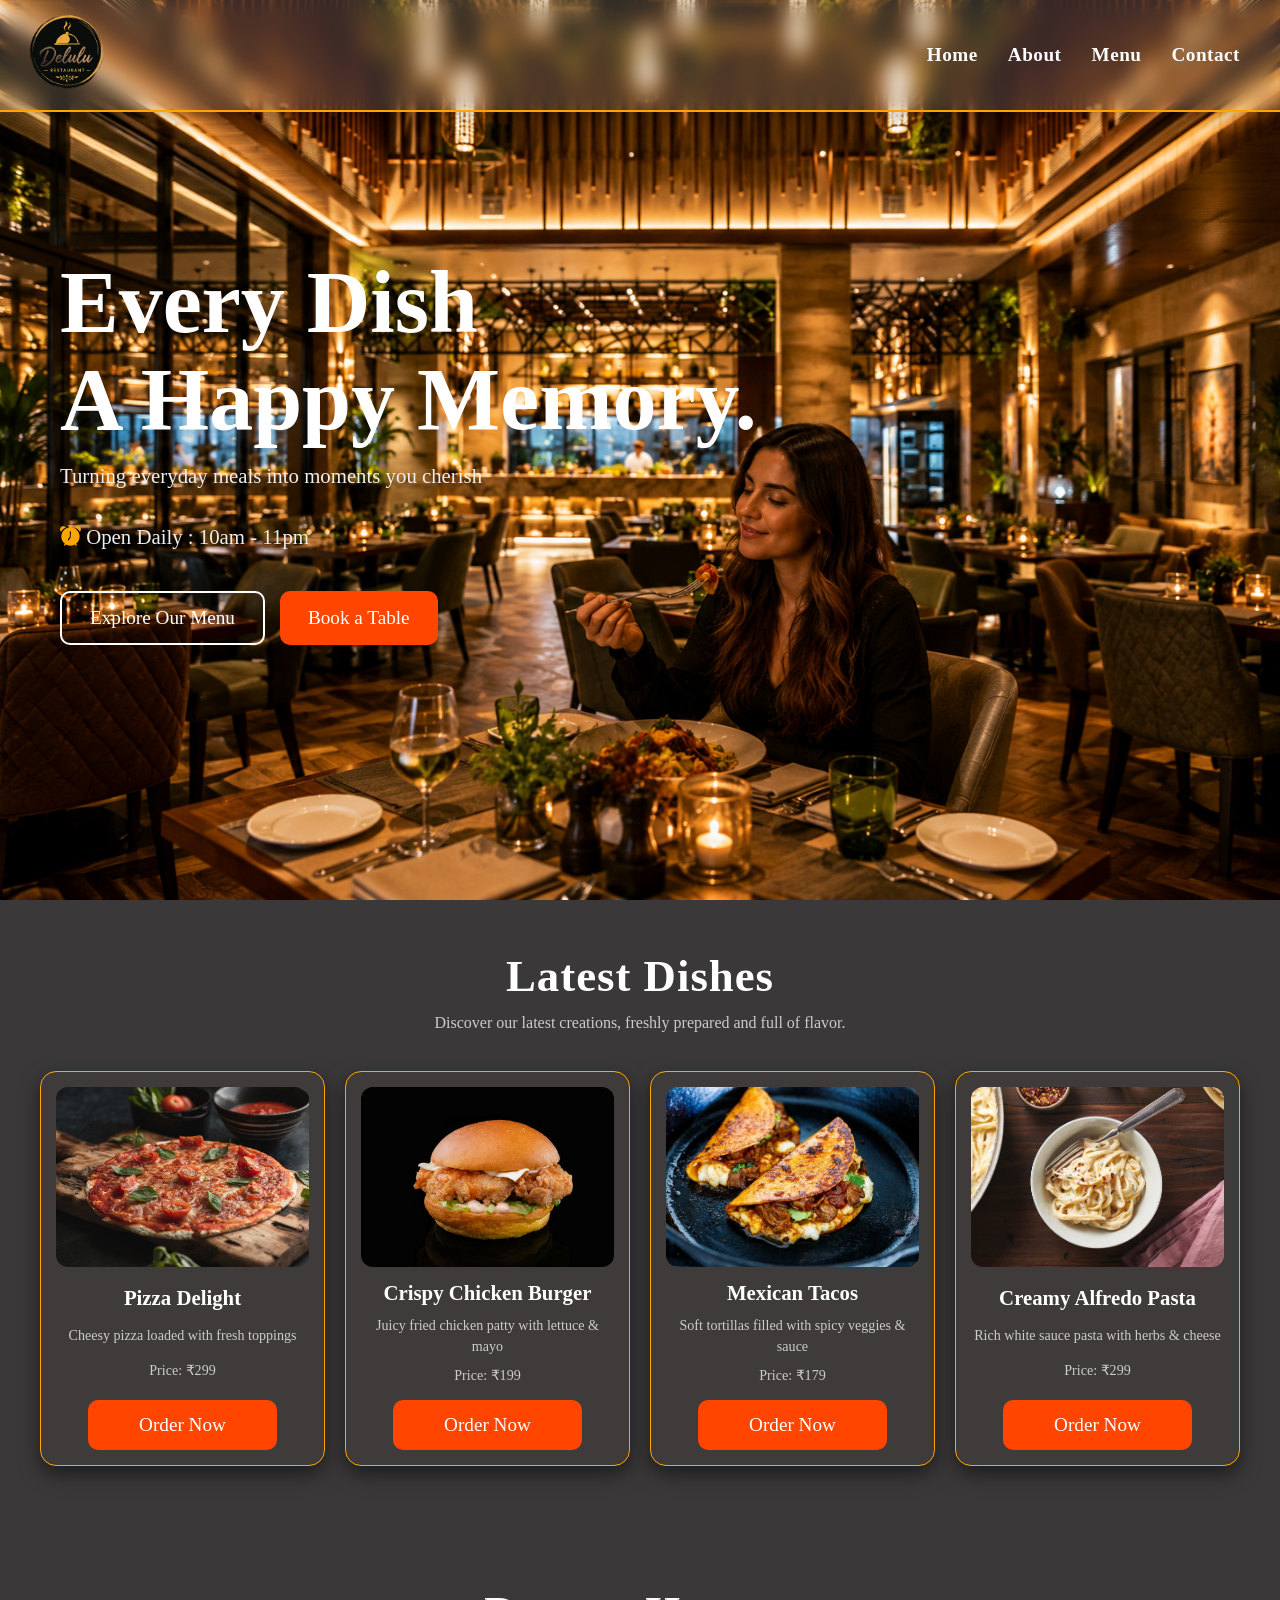
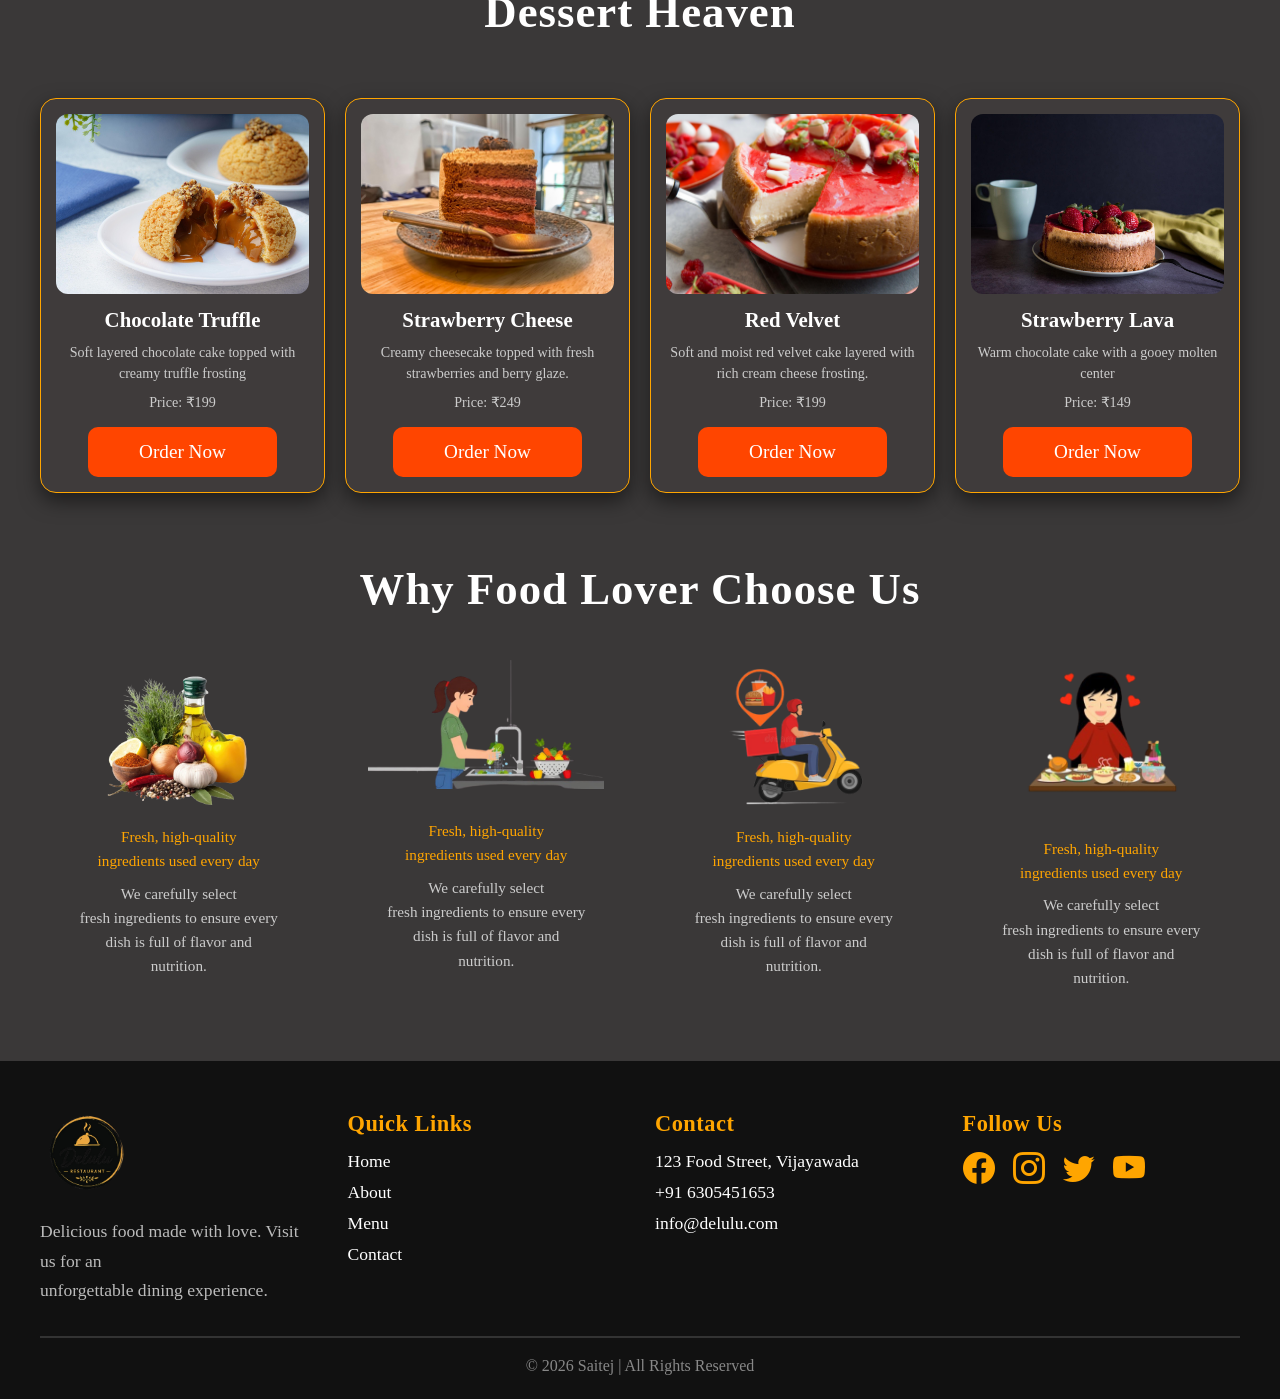
<file: index.html>
<!DOCTYPE html>
<html lang="en">
<head>
    <meta charset="UTF-8">
    <meta name="viewport" content="width=device-width, initial-scale=1.0">
    <title>Delulu Restraunt</title>
    <link rel="stylesheet" href="./css/index.css"/>
    <link rel="stylesheet" href="https://cdn.jsdelivr.net/npm/bootstrap-icons@1.13.1/font/bootstrap-icons.min.css">
</head>
<body style="background-color: rgb(58, 56, 56);">
     
 <!---------------------    Header part start    ---------------------------------------------------->

   <header>

    <div class="nav-cont">

        <img src="./images/logo.png" class="logo"/>

        <!-- HAMBURGER -->

        <input type="checkbox" id="menu-toggle">

        <label for="menu-toggle" class="namm-icon">
            <i class="bi bi-list"></i>
        </label>

        <!-- NAV LINKS -->

        <nav class="nav-butt">
            <a href="index.html">Home</a>
            <a href="about.html">About</a>
            <a href="menu.html">Menu</a>
            <a href="contact.html">Contact</a>
        </nav>

    </div>

</header>
<!---------------------    Header part end     ---------------------------------------------------->

<!---------------------    Main part Start     ---------------------------------------------------->
<main>
<div class="main">
  <h1 class="heading">Every Dish <br>
A Happy Memory...</h1>
<p style="font-family: 'Times New Roman', Times, serif;">Turning everyday meals into moments you cherish</p>
<br/>
<p style="font-family: 'Times New Roman', Times, serif;"> <i class="bi bi-alarm-fill time-icon"></i>  Open Daily : 10am - 11pm</p>
<br/>

<div>
<button class="button">Explore Our Menu</button>
<button class="button1">Book a Table</button>
</div>

</div>

</main>
<!---------------------    Main part end     ---------------------------------------------------->

<!---------------------    Food Section Start  ---------------------------------------------------->
<section >

<div class="text" >

<h1>Latest Dishes</h1>
<p>Discover our latest creations, freshly prepared and full of flavor.</p>
</div>


<div class="latest">

    <div class="box">
        <img src="./images/pizza1.avif" class="food"/>
        <h1>Pizza Delight</h1>
        <p>Cheesy pizza loaded with fresh toppings</p>
        <p>Price: ₹299</p>
        <button class="button2">Order Now</button>
    </div>

    <div class="box">
        <img src="./images/burger2.avif" class="food"/>
        <h1>Crispy Chicken Burger</h1>
        <p>Juicy fried chicken patty with lettuce & mayo</p>
        <p>Price: ₹199</p>
        <button class="button2">Order Now</button>
    </div>

    <div class="box">
        <img src="./images/mexiaca3.webp" class="food"/>
        <h1>Mexican Tacos</h1>
        <p>Soft tortillas filled with spicy veggies & sauce</p>
        <p>Price: ₹179</p>
        <button class="button2">Order Now</button>
    </div>

    <div class="box">
        <img src="./images/pasta4.jpg" class="food"/>
        <h1>Creamy Alfredo Pasta</h1>
        <p>Rich white sauce pasta with herbs & cheese</p>
        <p>Price: ₹299</p>
        <button class="button2">Order Now</button>
    </div>

</div>

</section>

<!---------------------    Food Section End ---------------------------------------------------->

<!---------------------    Desert Section Start  ---------------------------------------------------->
<section>

    <div class="text2" >

<h1 class="text2">Dessert Heaven</h1>
</div>


<div class="latest2">

    <div class="box2">
        <img src="./images/desert 2.jpeg" class="food2"/>
        <h1>Chocolate Truffle</h1>
        <p>Soft layered chocolate cake topped with creamy truffle frosting</p>
        <p>Price: ₹199</p>
        <button class="button3">Order Now</button>
    </div>

    <div class="box2">
        <img src="./images/desert 3.jpeg" class="food2"/>
        <h1>Strawberry Cheese</h1>
        <p>Creamy cheesecake topped with fresh strawberries and berry glaze.</p>
        <p>Price: ₹249</p>
        <button class="button3">Order Now</button>
    </div>

    <div class="box2">
        <img src="./images/desert 5.jpeg" class="food2"/>
        <h1>Red Velvet</h1>
        <p>Soft and moist red velvet cake layered with rich cream cheese frosting.</p>
        <p>Price: ₹199</p>
        <button class="button3">Order Now</button>
    </div>

    <div class="box2">
        <img src="./images/desert 4.jpeg" class="food2"/>
        <h1>Strawberry Lava</h1>
        <p>Warm chocolate cake with a gooey molten center</p>
        <p>Price: ₹149</p>
        <button class="button3">Order Now</button>
    </div>

</div>


</section>

<!---------------------    Desert Section End  ---------------------------------------------------->


<!---------------------    Choose Section Start  ---------------------------------------------------->

<section>

   <div class="text3">
    <h1>
        <i class="bi bi-leaf leaf-icon"></i>
        Why Food Lover Choose Us
        <i class="bi bi-leaf leaf-icon"></i>
    </h1>
</div>

<div class="latest3">

    <div class="card">
                <img src="./images/fresh-1.png" class="image"/>
                <br/>
                <p style="color: orange;">Fresh, high-quality <br/>ingredients used every day</p>
                <p>We carefully select <br/>fresh ingredients to ensure every <br/>dish is full of flavor and <br/>nutrition.</p>
            </div>

            <div class="card">
                <img src="./images/fresh22.png" class="image-1"/>
                <br/>
                <br/>
                <p style="color: orange;">Fresh, high-quality <br/>ingredients used every day</p>
                <p>We carefully select <br/>fresh ingredients to ensure every <br/>dish is full of flavor and <br/>nutrition.</p>
            </div>

            <div class="card">
                <img src="./images/fresh3.png" class="image"/>
                <br/>
                <p style="color: orange;">Fresh, high-quality <br/>ingredients used every day</p>
                <p>We carefully select <br/>fresh ingredients to ensure every <br/>dish is full of flavor and <br/>nutrition.</p>
            </div>

            <div class="card">
                <img src="./images/fresh4.png" class="image"/>
                <p style="color: orange;">Fresh, high-quality <br/>ingredients used every day</p>
                <p>We carefully select <br/>fresh ingredients to ensure every <br/>dish is full of flavor and <br/>nutrition.</p>
            </div>

        
    </div>

</div>


</section>

<!---------------------    Choose Section End  ---------------------------------------------------->


<!-------------------------Footer part start  --------------------------------------------->

<footer class="footerbox">

  <div class="footercont">
   <div class="footerpara">
    <img src="./images/logo.png" class="logo2">
    <p>Delicious food made with love. Visit us for an <br>
        unforgettable dining experience.</p>
   </div>
           
    <div class="nav-button2">
        <h3><span style="color: orange;">Quick Links</span></h3>

        <nav class="nav22">
        <a  href="index.html" style="color: white;">Home </a>
        <a href="about.html" style="color: white;">About </a>
        <a href="menu.html" style="color: white;">Menu </a>
        <a href="contact.html" style="color: white;">Contact </a>
        </nav>
    </div>



    <div class="nav-button3">
        <h3 style="color: orange;">Contact</h3>

        <nav class="nav33">
        <a  href="#" style="color: white;"> 123 Food Street, Vijayawada</a>
        <a href="#" style="color: white;">+91 6305451653 </a>
        <a href="#" style="color: white;">info@delulu.com </a>
        </nav>
    </div>

    <div class="nav-button4">
            <h3 style="color: orange;">Follow Us</h3>
            <div class="socialmedia">
               <a href="#"><i class="bi bi-facebook"></i></a>
               <a href="#"><i class="bi bi-instagram"></i></a>
               <a href="#"><i class="bi bi-twitter"></i></a>
               <a href="#"><i class="bi bi-youtube"></i></a>
            </div>
        </div>
    </div>
            <hr class="line3">

       <p class="bottom"> © 2026 Saitej | All Rights Reserved</p>

    </div>
    
</footer>


<!-------------------------Footer part end  --------------------------------------------->
    
</body>
</html>
</file>
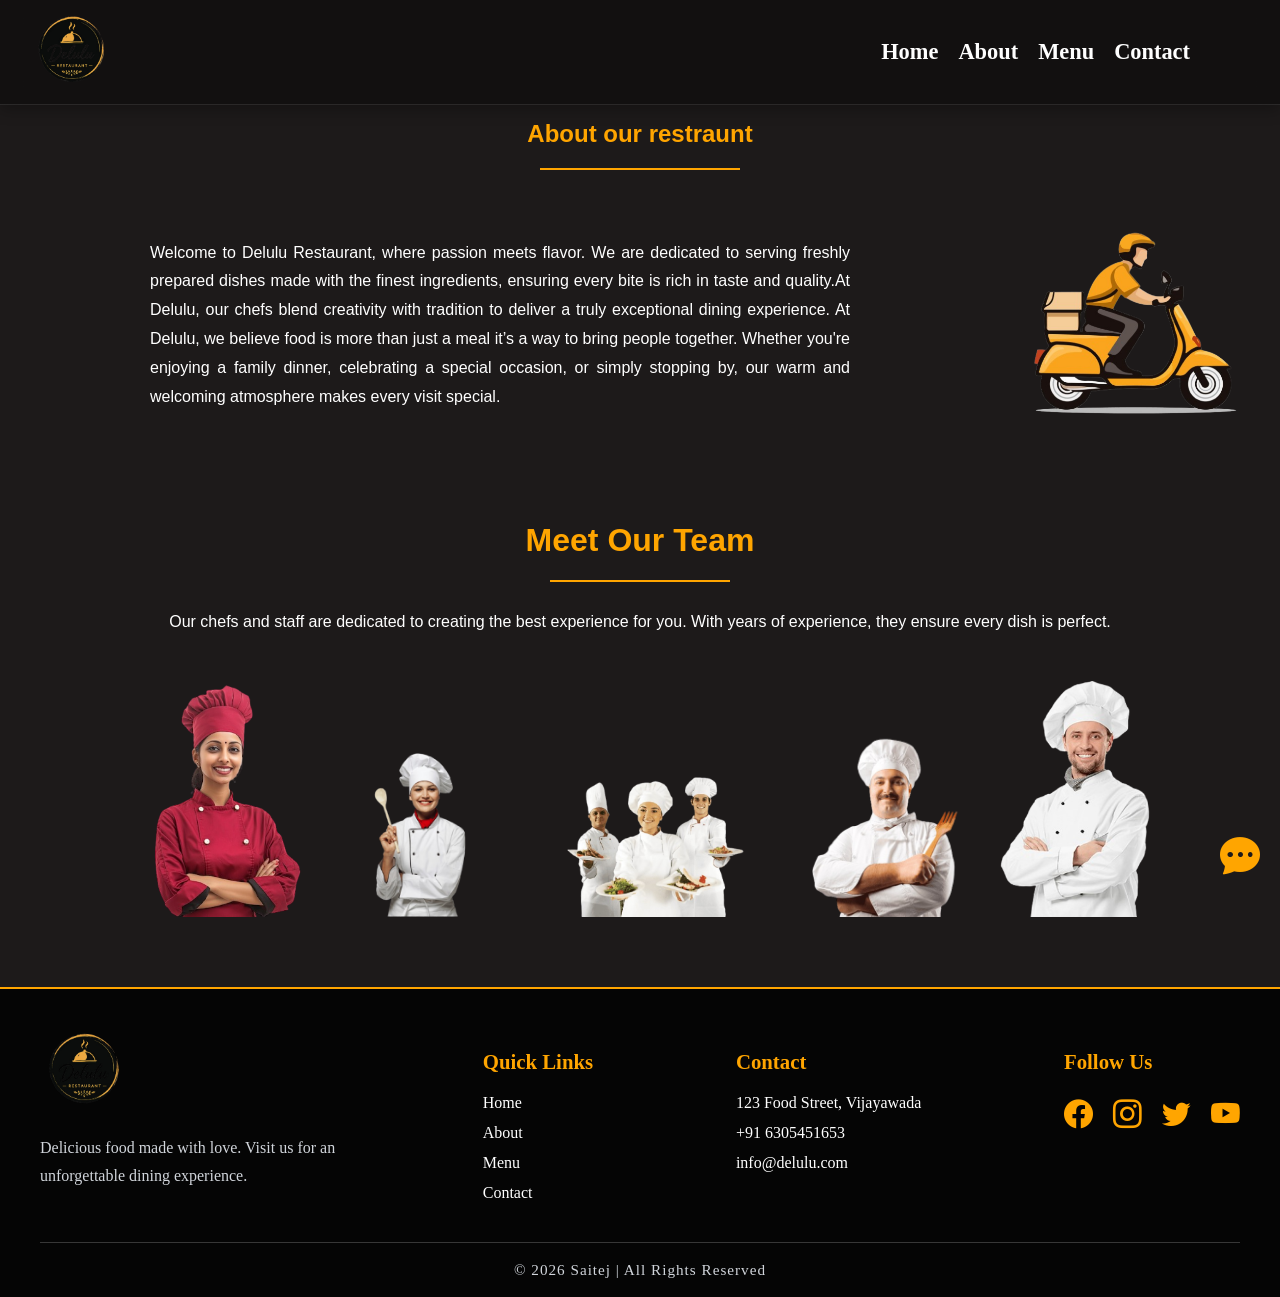
<file: about.html>
<!DOCTYPE html>
<html lang="en">

<head>

<meta charset="UTF-8">

<meta name="viewport" content="width=device-width, initial-scale=1.0">

<title>Delulu Restraunt</title>

<link rel="stylesheet" href="./css/about.css"/>

<link rel="stylesheet" href="https://cdn.jsdelivr.net/npm/bootstrap-icons@1.13.1/font/bootstrap-icons.min.css">

</head>

<body style="background-color:rgb(29,26,26);">

<!--------------------- Header Part Start --------------------->

<header class="headerbox">

<div class="nav-cont">

<img src="./images/logo.png" class="logo"/>

<input type="checkbox" id="menu-toggle">

<label for="menu-toggle" class="menu-icon">

<i class="bi bi-list"></i>

</label>

<nav class="nav-butt">

<a href="index.html">Home</a>

<a href="about.html">About</a>

<a href="menu.html">Menu</a>

<a href="contact.html">Contact</a>

</nav>

</div>

</header>

<!--------------------- Header Part End --------------------->

<!--------------------- Section Part Start --------------------->

<section>

<div class="our">

<h1>About our restraunt</h1>

<hr class="line">

</div>

<div class="section-parent">

<div class="paragraph">

<p>

Welcome to Delulu Restaurant, where passion meets flavor.
We are dedicated to serving freshly prepared dishes made
with the finest ingredients, ensuring every bite is rich
in taste and quality.At Delulu, our chefs blend creativity
with tradition to deliver a truly exceptional dining experience.
At Delulu, we believe food is more than just a meal it’s a way
to bring people together. Whether you're enjoying a family dinner,
celebrating a special occasion, or simply stopping by, our warm and
welcoming atmosphere makes every visit special.

</p>

</div>

<div>

<img src="./images/Delivery.jpeg" class="delivery"/>

</div>

</div>

</section>

<!--------------------- Section Part End --------------------->

<!--------------------- Main Part Start --------------------->

<main>

<div class="Team">

<h1>Meet Our Team</h1>

<hr class="line2">

</div>

<br>

<div class="Teamatter">

<p>

Our chefs and staff are dedicated to creating the best experience
for you. With years of experience, they ensure every dish is perfect.

</p>

</div>

<div class="image1">

<img src="./images/chef1.png" class="photo1">

<img src="./images/chef2.png" class="photo2">

<img src="./images/chef3.png" class="photo3">

<img src="./images/chef4.png" class="photo4">

<img src="./images/chef5.png" class="photo5">

</div>

</main>

<!--------------------- Main Part End --------------------->

<!--------------------- Footer Part Start --------------------->

<footer class="footerbox">

<div class="footercont">

<div class="footerpara">

<img src="./images/logo.png" class="logo2">

<p>

Delicious food made with love. Visit us for an
unforgettable dining experience.

</p>

</div>

<div class="nav-button2">

<h3><span style="color:orange;">Quick Links</span></h3>

<nav class="nav22">

<a href="index.html" style="color:white;">Home</a>

<a href="about.html" style="color:white;">About</a>

<a href="menu.html" style="color:white;">Menu</a>

<a href="contact.html" style="color:white;">Contact</a>

</nav>

</div>

<div class="nav-button3">

<h3 style="color:orange;">Contact</h3>

<nav class="nav33">

<a href="#" style="color:white;">123 Food Street, Vijayawada</a>

<a href="#" style="color:white;">+91 6305451653</a>

<a href="#" style="color:white;">info@delulu.com</a>

</nav>

</div>

<div class="nav-button4">

<h3 style="color:orange;">Follow Us</h3>

<div class="socialmedia">

<a href="#"><i class="bi bi-facebook"></i></a>

<a href="#"><i class="bi bi-instagram"></i></a>

<a href="#"><i class="bi bi-twitter"></i></a>

<a href="#"><i class="bi bi-youtube"></i></a>

</div>

</div>

</div>

<hr class="line3">

<p class="bottom">

© 2026 Saitej | All Rights Reserved

</p>

</footer>

<!--------------------- Footer Part End --------------------->

<div class="fix">

<i class="bi bi-chat-dots-fill"></i>

</div>

</body>

</html>
</file>
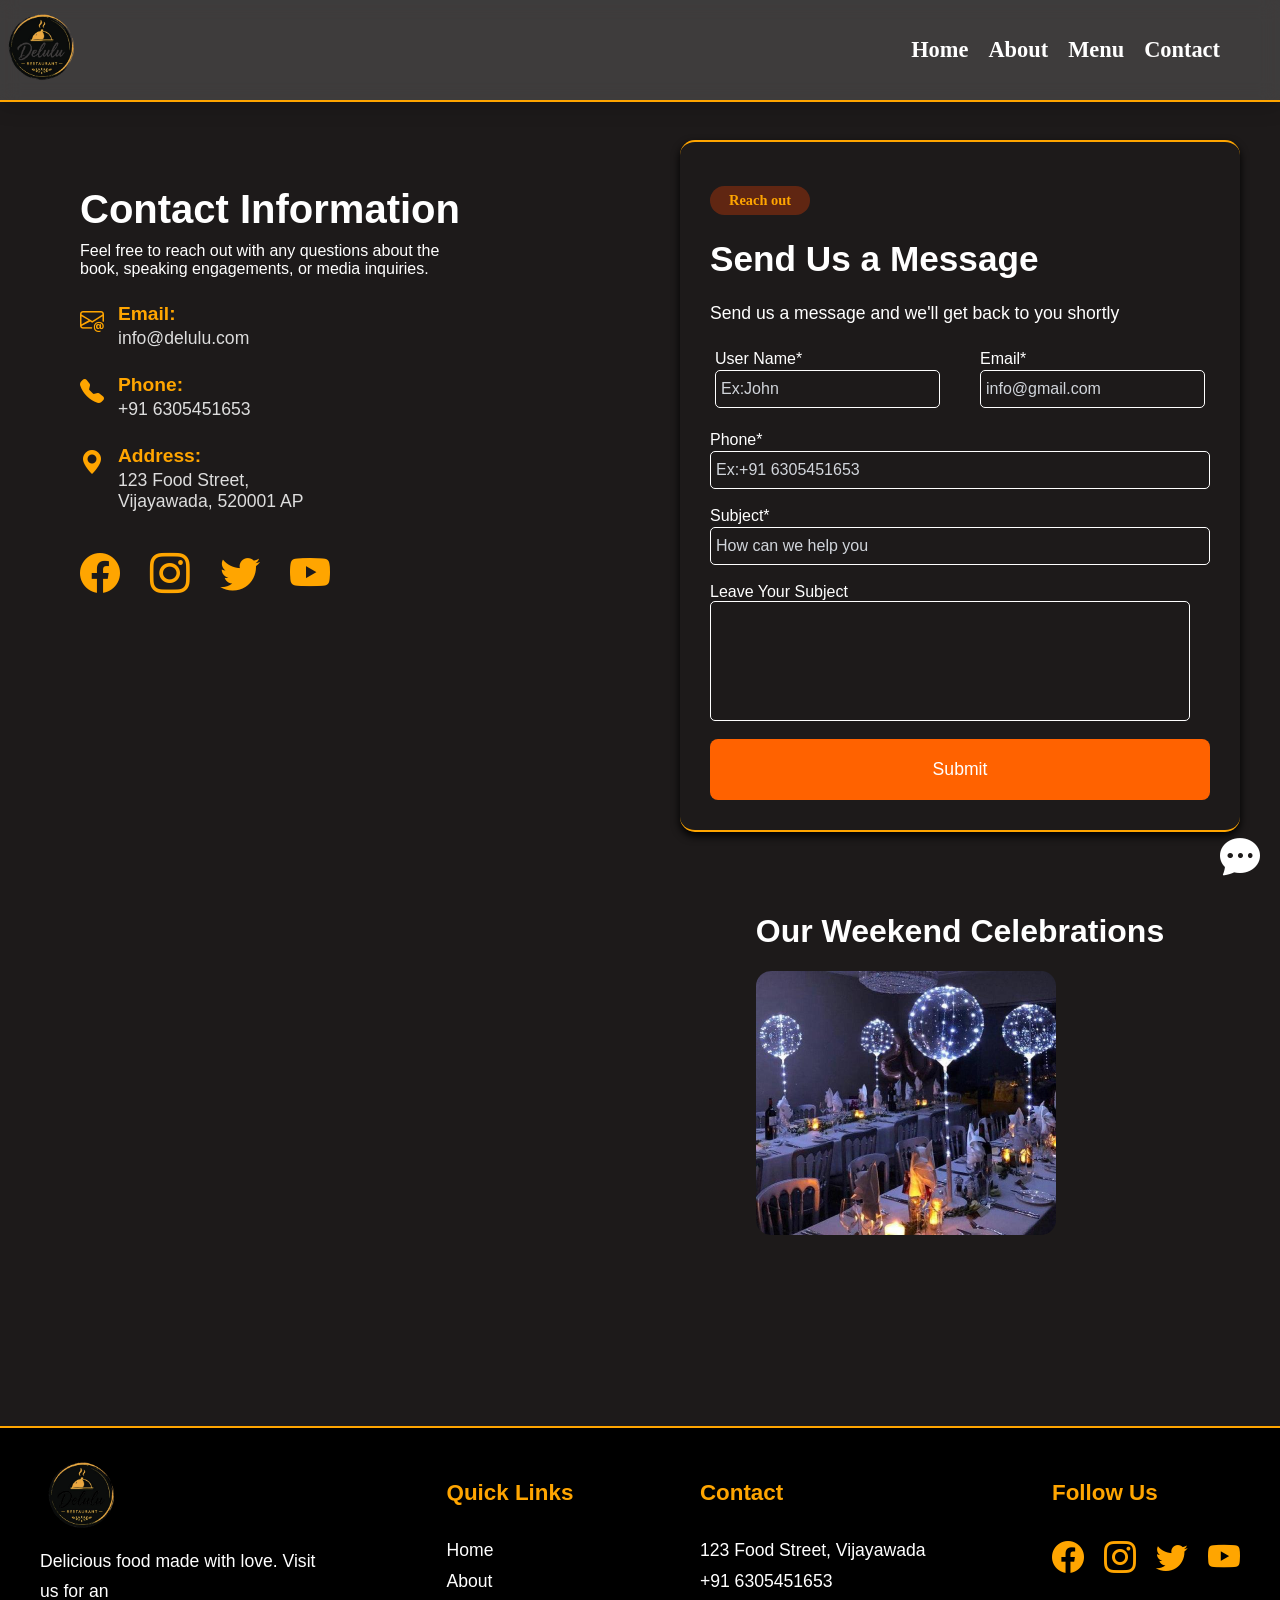
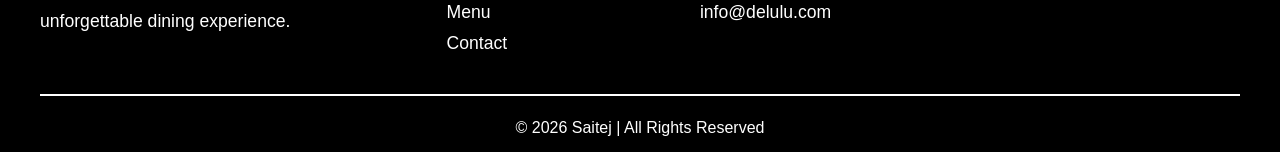
<file: contact.html>
<!DOCTYPE html>
<html lang="en">
<head>
    <meta charset="UTF-8">
    <meta name="viewport" content="width=device-width, initial-scale=1.0">
    <title>Delulu Restraunt</title>
    <link rel="stylesheet" href="./css/contact.css">
    <link rel="stylesheet" href="https://cdn.jsdelivr.net/npm/bootstrap-icons@1.13.1/font/bootstrap-icons.min.css">

</head>
<body style="background-color: rgb(29, 26, 26);">
 <!---------------------    Header part start    ---------------------------------------------------->


   <header class="header">
    
<div class="nav-cont">
  <img src="./images/logo.png" class="logo"/>

  <nav class="nav-butt">
    <a href="index.html">Home </a>
    <a href="about.html">About </a>
    <a href="menu.html">Menu </a>
    <a href="contact.html">Contact </a>
  </nav>

  <div class="menu-icon">
            <i class="bi bi-list"></i>
        </div>

</div>

   </header> 

<!---------------------    Header part End    ---------------------------------------------------->

<!---------------------    Section part start     ---------------------------------------------------->

<div class="twosections">


   <div class="contact1">
    <h1>Contact Information</h1>

   <div class="contact2">

    <p>Feel free to reach out with any questions about the <br>
       book, speaking engagements, or media inquiries.</p>
    
    <div class="contact3">
  <i class="bi bi-envelope-at"></i>

  <div class="edit">
    <span class="label">Email:</span>
    <span class="value">info@delulu.com</span>
  </div>
</div>

<div class="contact3">
  <i class="bi bi-telephone-fill"></i>

  <div class="edit">
    <span class="label">Phone:</span>
    <span class="value">+91 6305451653</span>
  </div>
</div>

<div class="contact3">
  <i class="bi bi-geo-alt-fill"></i>

  <div class="edit">
    <span class="label">Address:</span>
    <span class="value">
      123 Food Street,<br>
      Vijayawada, 520001 AP
    </span>
  </div>
</div>
</div>


<!----------Social Media Links---------->

<div class="sociallinks">
  <a href="#"><i style="color: orange;" class="bi bi-facebook"></i></a>
  <a href="#"><i style="color: orange;" class="bi bi-instagram"></i></a>
  <a href="#"><i style="color: orange;" class="bi bi-twitter"></i></a>
  <a href="#"><i style="color: orange;" class="bi bi-youtube"></i></a>
</div>
   </div>


<!---------------------    Form part     ---------------------------------------------------->

  <div class="container">
 
    <div class="top1">
    <h3 class="reach">Reach out</h3>
    <h1>Send Us a Message</h1>
    <p>Send us a message and we'll get back to you shortly </p>
    <br/>
    </div>
    
    <div class="box">
    <form>

    <div class="style1">
    <div>
    <label class="UserName" >User Name*</label> <br/>
    <input type="text" class="boxes" placeholder="Ex:John"/>
    </div>

    <div>
    <label class="Email">Email*</label> <br/>
    <input type="text" class="boxes" placeholder="info@gmail.com">
    </div>

    </div>

    <br>

   <div class="style2">
    <label class="Phone" >Phone*</label><br>
    <input type="tel" class="boxes" placeholder="Ex:+91 6305451653"/>
   </div>

   <br>

   <div class="style3">
    <label class="Subject" >Subject*</label><br>
    <input type="text" class="boxes" placeholder="How can we help you"/>
   </div>

   <br>

   <div class="style4">
    <label class="Subject" > Leave Your Subject</label><br>
    <input type="text" class="box2"/>
   </div>

   <br/>

   <div class="button">
    <button style="border: none ; background-color: rgb(255, 98, 0); width: 500px; color: white; padding: 20px; text-align: center;">Submit</button>
   </div>

   </div>

    </div>

</div>
</form>

<!---------------------    Map part   ---------------------------------------------------->  
<div class="parentfooter">

 <div class="map">
        <iframe src="https://www.google.com/maps/embed?pb=!1m18!1m12!1m3!1d7616.214093975834!2d78.46958094117862!3d17.35858127433409!2m3!1f0!2f0!3f0!3m2!1i1024!2i768!4f13.1!3m3!1m2!1s0x3bcb978a6e1a939b%3A0xcb5a69e4aaf113fb!2sCharminar!5e0!3m2!1sen!2sin!4v1776416681401!5m2!1sen!2sin" width="600" height="450" style="border:0;" allowfullscreen="" loading="lazy" referrerpolicy="no-referrer-when-downgrade"></iframe>
 </div>

 <div class="gallery">

 <h1>Our Weekend Celebrations</h1>

 <img src="./images/restraunt1.jpeg" class="imagepad"/>

</div>
 </div>

<!----Footer-->

<footer class="footerbox">

  <div class="footercont">
   <div class="footerpara">
    <img src="./images/logo.png" class="logo2">
    <p>Delicious food made with love. Visit us for an <br>
        unforgettable dining experience.</p>
   </div>
           
    <div class="nav-button2">
        <h3><span style="color: orange;">Quick Links</span></h3>

        <nav class="nav22">
        <a  href="index.html" style="color: white;">Home </a>
        <a href="about.html" style="color: white;">About </a>
        <a href="menu.html" style="color: white;">Menu </a>
        <a href="contact.html" style="color: white;">Contact </a>
        </nav>
    </div>



    <div class="nav-button3">
        <h3 style="color: orange;">Contact</h3>

        <nav class="nav33">
        <a  href="#" style="color: white;"> 123 Food Street, Vijayawada</a>
        <a href="#" style="color: white;">+91 6305451653 </a>
        <a href="#" style="color: white;">info@delulu.com </a>
        </nav>
    </div>

    <div class="nav-button4">
            <h3 style="color: orange;">Follow Us</h3>
            <div class="socialmedia">
               <a href="#"><i class="bi bi-facebook"></i></a>
               <a href="#"><i class="bi bi-instagram"></i></a>
               <a href="#"><i class="bi bi-twitter"></i></a>
               <a href="#"><i class="bi bi-youtube"></i></a>
            </div>
        </div>
    </div>
            <hr class="line3">

       <p class="bottom"> © 2026 Saitej | All Rights Reserved</p>

    </div>
    
</footer>

      <div class="fix">
     <i class="bi bi-chat-dots-fill"></i>
 </div>


<!-------------------------Footer part end  --------------------------------------------->
    

</body>
</html>
</file>
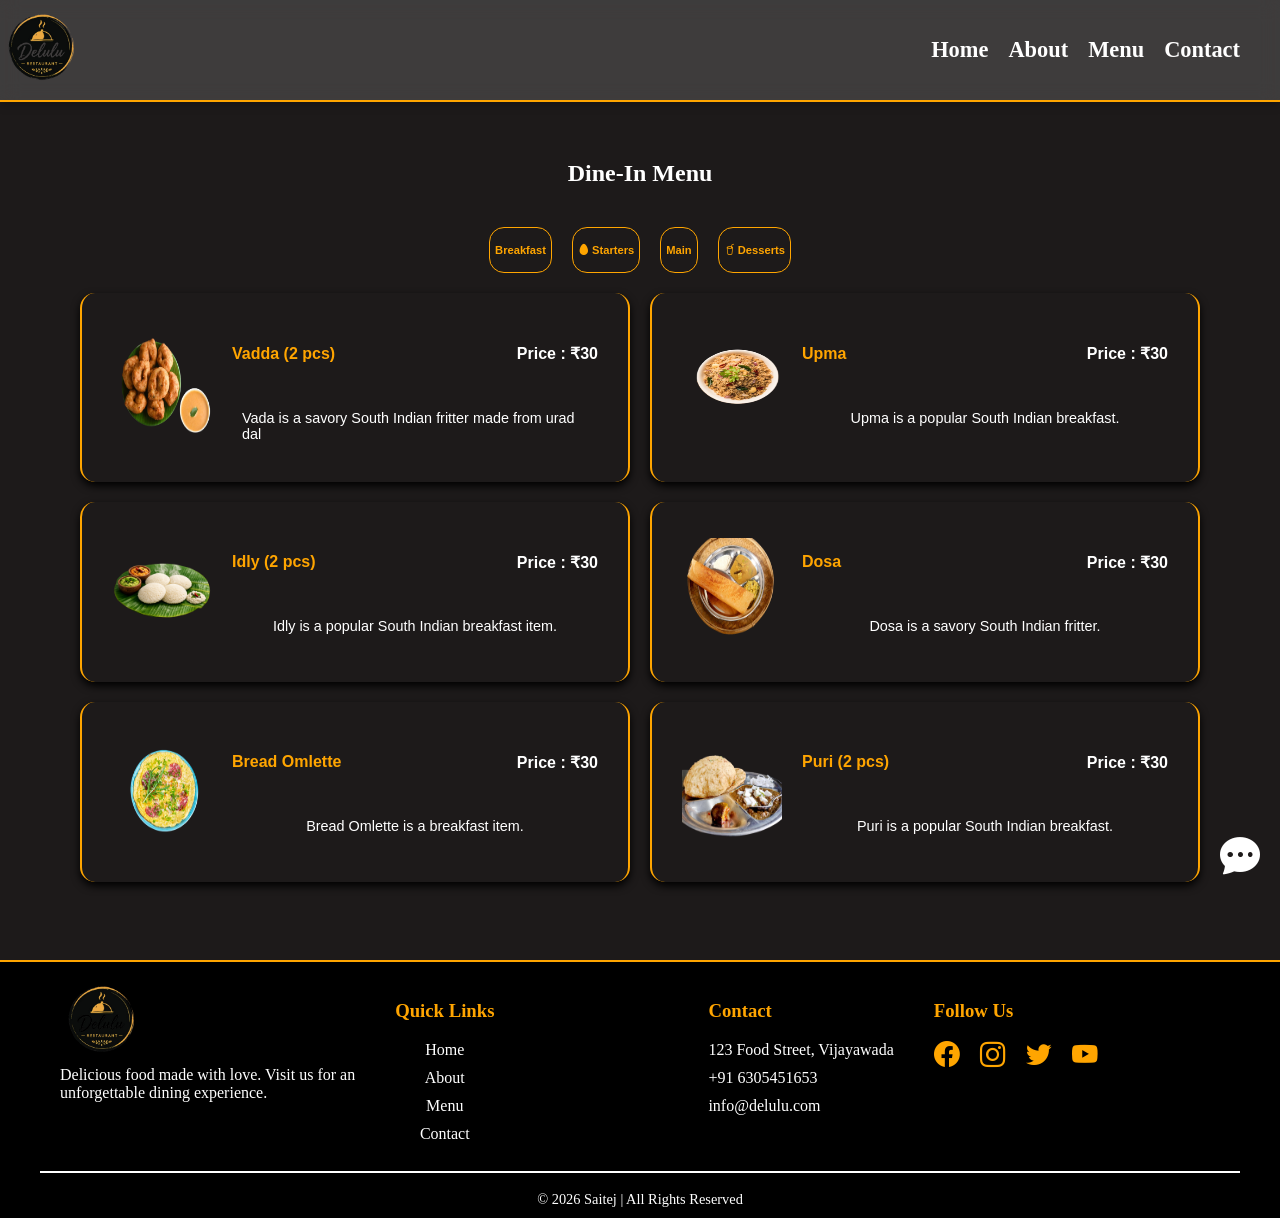
<file: menu.html>
<!DOCTYPE html>
<html lang="en">
<head>
    <meta charset="UTF-8">
    <meta name="viewport" content="width=device-width, initial-scale=1.0">
    <title>Delulu Restraunt</title>
    <link rel="stylesheet" href="./css/menu.css"/>
    <link rel="stylesheet" href="https://cdn.jsdelivr.net/npm/bootstrap-icons@1.13.1/font/bootstrap-icons.min.css">

</head>
<body style="background-color: rgb(29, 26, 26);">

<!---------------------    Header part start    ---------------------------------------------------->
  <header class="headerbox">

<div class="nav-cont">

<img src="./images/logo.png" class="logo"/>

<input type="checkbox" id="menu-toggle">

<label for="menu-toggle" class="menu-icon">

<i class="bi bi-list"></i>

</label>

<nav class="nav-butt">

<a href="index.html">Home</a>

<a href="about.html">About</a>

<a href="menu.html">Menu</a>

<a href="contact.html">Contact</a>

</nav>

</div>

</header>

<!---------------------    Header part end     ---------------------------------------------------->

<!---------------------    Section part start     ---------------------------------------------------->
 
  <section>
   
    <div class="break">
        <h1>Dine-In Menu</h1>
    </div>

<div class="parent-order">

    <div class="order">
        <h3><i class="bi bi-fork-knife"></i> Breakfast</h3>
    </div>

    <div class="order">
        <h3><i class="bi bi-egg-fill"></i> Starters</h3>
    </div>

    <div class="order">
        <h3><i class="bi bi-fork-knife"></i> Main</h3>
    </div>

    <div class="order">
        <h3><i class="bi bi-cup-straw"></i> Desserts</h3>
    </div>

</div>
 
    <!---- box 1-2 -->


<div class="parentmenu">

 <div class="border1">

    <div class="breakfast1">
    <img src="./images/breakfast1.png" class="vadda"/>
   
    <div class="breakfast1-text">

    <div class="price ">
    <h4>Vadda (2 pcs) </h4> 
    <h4 style="color: white;">Price : ₹30</h4>
    </div>

    <p class="para1">Vada is a savory South Indian fritter made from urad dal</p>
    </div>
    </div>


 </div>

     <div class="border1">

    <div class="breakfast2">
    <img src="./images/breakfast2.png" class="upma"/>
   
    <div class="breakfast1-text">

    <div class="price ">
    <h4>Upma</h4> 
    <h4 style="color: white;">Price : ₹30</h4>
    </div>

    <p class="para1">Upma is a popular South Indian breakfast.</p>
    </div>
    </div>

 </div>

    </div>


       <!---- box 2-2 -->

<div class="parentmenu">

 <div class="border1">

    <div class="breakfast1">
    <img src="./images/breakfast4.png" class="vadda"/>
   
    <div class="breakfast1-text">

    <div class="price ">
    <h4>Idly (2 pcs) </h4> 
    <h4 style="color: white;">Price : ₹30</h4>
    </div>

    <p class="para1">Idly is a popular South Indian breakfast item.</p>
    </div>
    </div>


 </div>

     <div class="border1">

    <div class="breakfast2">
    <img src="./images/breakfast3.png" class="upma"/>
   
    <div class="breakfast1-text">

    <div class="price ">
    <h4>Dosa</h4> 
    <h4 style="color: white;">Price : ₹30</h4>
    </div>

    <p class="para1">Dosa is a savory South Indian fritter.</p>
    </div>
    </div>

 </div>

    </div>

    <!---- box 3-2 -->

    <div class="parentmenu">

 <div class="border1">

    <div class="breakfast1">
    <img src="./images/breakfast6.png" class="vadda"/>
   
    <div class="breakfast1-text">

    <div class="price ">
    <h4>Bread Omlette</h4> 
    <h4 style="color: white;">Price : ₹30</h4>
    </div>

    <p class="para1">Bread Omlette is a breakfast item.</p>
    </div>
    </div>


 </div>

     <div class="border1">

    <div class="breakfast2">
    <img src="./images/breakfast5.png" class="upma"/>
   
    <div class="breakfast1-text">

    <div class="price ">
    <h4>Puri (2 pcs) </h4> 
    <h4 style="color: white;">Price : ₹30</h4>
    </div>

    <p class="para1">Puri is a popular South Indian breakfast.</p>
    </div>
    </div>

 </div>

    </div>

</section>

<br>
<!---------------------    Section part end     ---------------------------------------------------->

<!-------------------------Footer part start  --------------------------------------------->

<footer class="footerbox">

  <div class="footercont">
   <div class="footerpara">
    <img src="./images/logo.png" class="logo2">
    <p>Delicious food made with love. Visit us for an <br>
        unforgettable dining experience.</p>
   </div>
           
    <div class="nav-button2">
        <h3><span style="color: orange;">Quick Links</span></h3>

        <nav class="nav22">
        <a  href="index.html" style="color: white;">Home </a>
        <a href="about.html" style="color: white;">About </a>
        <a href="menu.html" style="color: white;">Menu </a>
        <a href="contact.html" style="color: white;">Contact </a>
        </nav>
    </div>



    <div class="nav-button3">
        <h3 style="color: orange;">Contact</h3>

        <nav class="nav33">
        <a  href="#" style="color: white;"> 123 Food Street, Vijayawada</a>
        <a href="#" style="color: white;">+91 6305451653 </a>
        <a href="#" style="color: white;">info@delulu.com </a>
        </nav>
    </div>

    <div class="nav-button4">
            <h3 style="color: orange;">Follow Us</h3>
            <div class="socialmedia">
               <a href="#"><i class="bi bi-facebook"></i></a>
               <a href="#"><i class="bi bi-instagram"></i></a>
               <a href="#"><i class="bi bi-twitter"></i></a>
               <a href="#"><i class="bi bi-youtube"></i></a>
            </div>
        </div>
    </div>
            <hr class="line3">

       <p class="bottom"> © 2026 Saitej | All Rights Reserved</p>

    </div>
    
</footer>
    
    <div class="fix">
     <i class="bi bi-chat-dots-fill"></i>
 </div>


<!-------------------------Footer part end  --------------------------------------------->
    
</body>
</html>
</file>
<file: css/index.css>
*{
    margin:0;
    padding:0;
    box-sizing:border-box;
}

body{
    background:#3a3838;
    overflow-x:hidden;
    font-family:'Times New Roman', Times, serif;
}

a{
    text-decoration:none;
    color:white;
}

p{
    margin:0;
    line-height:1.6;
}

.logo,
.logo2{
    width:90px;
}

.nav-cont{
    background:rgba(255,255,255,0.15);
    display:flex;
    justify-content:space-between;
    align-items:center;
    flex-wrap:wrap;
    width:100%;
    position:fixed;
    top:0;
    z-index:1000;
    border-bottom:2px solid orange;
    box-shadow:0 4px 20px rgba(0,0,0,0.2);
    padding:10px 20px;
    backdrop-filter:blur(10px);
}

.nav-butt{
    display:flex;
    align-items:center;
    gap:30px;
    font-size:1.2rem;
    margin-right:20px;
}

.nav-butt a{
    color:white;
    font-weight:bold;
    letter-spacing:0.5px;
    transition:0.3s;
}

.nav-butt a:hover{
    color:orangered;
}

#menu-toggle{
    display:none;
}

.namm-icon{
    display:none;
    color:white;
    font-size:2rem;
    cursor:pointer;
}

.main{
    background-image:url("../images/bakground");
    background-size:cover;
    background-position:center;
    min-height:100vh;
    display:flex;
    flex-direction:column;
    justify-content:center;
    padding:120px 60px;
    color:white;
}

.heading{
    font-size:clamp(2.5rem,8vw,5.5rem);
    font-weight:bold;
    line-height:1.1;
    overflow:hidden;
    white-space:nowrap;
    width:0;
    animation:
        typing 4s steps(40,end) forwards,
        blink 0.8s step-end 4s infinite;
}

@keyframes typing{
    from{ width:0; }
    to{ width:60%; }
}

@keyframes blink{
    50%{ border-color:transparent; }
}

.time-icon{
    color:orange;
}

.main p{
    font-size:1.3rem;
    margin-top:10px;
    color:#eee;
}

.main div{
    display:flex;
    gap:15px;
    margin-top:20px;
    flex-wrap:wrap;
}

.button,
.button1,
.button2,
.button3{
    padding:14px 28px;
    border-radius:10px;
    cursor:pointer;
    transition:0.3s;
    font-size:1.2rem;
    font-family:'Times New Roman', Times, serif;
}

.button{
    background:transparent;
    border:2px solid white;
    color:white;
}

.button1,
.button2,
.button3{
    background:orangered;
    border:none;
    color:white;
}

.button:hover,
.button1:hover,
.button2:hover,
.button3:hover{
    transform:translateY(-4px);
    opacity:0.9;
}

/* ========================
   SECTION HEADINGS
======================== */

.text,
.text2,
.text3{
    text-align:center;
    color:white;
    padding:50px 20px 25px;
}

.text h1,
.text2 h1,
.text3 h1{
    font-size:clamp(1.8rem,4vw,2.8rem);
    letter-spacing:1px;
}

.text p,
.text2 p,
.text3 p{
    font-size:1rem;
    color:#ccc;
    margin-top:8px;
}

/* ========================
   FOOD CARDS
======================== */

.latest,
.latest2{
    display:grid;
    grid-template-columns:repeat(4, 1fr);
    gap:20px;
    padding:10px 40px 20px;
    align-items:stretch;
}

.box,
.box2{
    background:#3f3b3b;
    border-radius:16px;
    padding:15px;
    border:1px solid orange;
    box-shadow:0 8px 20px rgba(0,0,0,0.5);
    text-align:center;
    color:white;
    display:flex;
    flex-direction:column;
    justify-content:space-between;
    gap:8px;
    transition:0.3s;
}

.box:hover,
.box2:hover{
    transform:translateY(-6px);
}

.food,
.food2{
    height:180px;
    width:100%;
    object-fit:cover;
    border-radius:12px;
}

.box h1,
.box2 h1{
    font-size:1.3rem;
    margin:6px 0 2px;
    color:white;
}

.box p,
.box2 p{
    font-size:0.88rem;
    color:#ccc;
    line-height:1.5;
}

.button2,
.button3{
    width:75%;
    align-self:center;
    margin-top:6px;
}

/* ========================
   WHY CHOOSE US
======================== */

.bi-leaf{
    color:green;
}

.latest3{
    display:grid;
    grid-template-columns:repeat(auto-fit,minmax(200px,1fr));
    gap:30px;
    padding:20px 40px 70px;
}

.card{
    text-align:center;
    color:white;
}

.card p{
    font-size:0.95rem;
    margin-top:8px;
    color:#ccc;
}

.image{
    width:55%;
}

.image-1{
    width:85%;
}

/* ========================
   FOOTER
======================== */

.footerbox{
    background:#111;
    color:white;
    padding:50px 40px 20px;
}

.footercont{
    display:grid;
    grid-template-columns:repeat(4, 1fr);
    gap:30px;
    align-items:start;
}

.footerpara{
    color:white;
}

.footerpara p{
    font-size:1.1rem;
    color:#bbb;
    margin-top:12px;
    line-height:1.7;
}

.nav-button2 h3,
.nav-button3 h3,
.nav-button4 h3{
    font-size:1.4rem;
    margin-bottom:14px;
    letter-spacing:0.5px;
}

.nav22,
.nav33{
    display:flex;
    flex-direction:column;
    gap:10px;
}

.nav22 a,
.nav33 a{
    font-size:1.1rem;
    color:#bbb;
    transition:0.3s;
}

.nav22 a:hover,
.nav33 a:hover{
    color:orange;
}

.socialmedia{
    display:flex;
    gap:18px;
    font-size:2rem;
    margin-top:4px;
}

.socialmedia i{
    color:orange;
    transition:0.3s;
}

.socialmedia i:hover{
    transform:scale(1.2);
    color:white;
}

.line3{
    border:0.5px solid #333;
    margin:30px 0 15px;
}

.bottom{
    text-align:center;
    font-size:1rem;
    color:#888;
}

/* ========================
   RESPONSIVE
======================== */

@media(max-width:1024px){
    .latest,
    .latest2{
        grid-template-columns:repeat(2, 1fr);
    }

    .footercont{
        grid-template-columns:repeat(2, 1fr);
    }
}

@media(max-width:768px){

    .namm-icon{
        display:block;
    }

    .nav-butt{
        position:absolute;
        top:80px;
        right:-100%;
        flex-direction:column;
        width:220px;
        padding:25px;
        gap:20px;
        border-radius:15px;
        background:rgba(0,0,0,0.85);
        backdrop-filter:blur(15px);
        -webkit-backdrop-filter:blur(15px);
        transition:0.4s;
    }

    #menu-toggle:checked ~ .nav-butt{
        right:20px;
    }

    .nav-butt a{
        width:100%;
        text-align:left;
    }

    .main{
        padding:120px 20px;
        text-align:center;
    }

    .main div{
        justify-content:center;
    }

    .heading{
        white-space:normal;
        width:100%;
        border-right:none;
        animation:none;
    }

    .button,
    .button1{
        width:100%;
    }

    .latest,
    .latest2{
        grid-template-columns:repeat(2, 1fr);
        padding:10px 20px 20px;
    }

    .latest3{
        padding:20px;
    }

    .footerbox{
        padding:40px 20px 20px;
    }

    .footercont{
        grid-template-columns:repeat(2, 1fr);
    }
}

@media(max-width:600px){

    .nav-cont{
        padding:10px 15px;
    }

    .heading{
        font-size:2.5rem;
    }

    .box h1,
    .box2 h1{
        font-size:1.2rem;
    }

    .food,
    .food2{
        height:150px;
    }

    .button2,
    .button3{
        width:100%;
    }

    .latest,
    .latest2{
        grid-template-columns:1fr;
    }

    .latest3{
        grid-template-columns:1fr;
    }

    .footercont{
        grid-template-columns:1fr;
        text-align:center;
    }

    .socialmedia{
        justify-content:center;
    }
}
</file>
<file: css/about.css>
*{
box-sizing:border-box;
}

body{
margin:0;
background-color:black;
font-family:'Times New Roman',Times,serif;
}

img{
max-width:100%;
}

p{
margin:0;
}

a{
text-decoration:none;
color:black;
}

.logo{
width:80px;
}

.headerbox{
width:100%;
background-color:black;
color:white;
}

/* NAVBAR */

/* =========================
   STICKY GLASS NAVBAR
========================= */

.nav-cont{

    position:fixed;   /* FIXED instead of sticky */

    top:0;
    left:0;

    width:100%;

    z-index:1000;

    display:flex;
    justify-content:space-between;
    align-items:center;

    padding:12px 30px;

    background:rgba(0,0,0,0.35);

    backdrop-filter:blur(12px);
    -webkit-backdrop-filter:blur(12px);

    border-bottom:1px solid rgba(255,255,255,0.1);

    box-shadow:0 4px 15px rgba(0,0,0,0.3);
}

.nav-butt{
display:flex;
gap:20px;
padding:20px;
font-size:1.4rem;
align-items:center;
margin-left:auto;
margin-right:40px;
}

.nav-butt a{
color:white;
transition:0.3s;
font-weight:bold;
}

.nav-butt a:hover{
color:orangered;
}

#menu-toggle{
display:none;
}

.menu-icon{
display:none;
font-size:2rem;
cursor:pointer;
color:white;
margin-right:20px;
}

/* MOBILE VIEW */

@media(max-width:600px){

.menu-icon{
display:block;
}

.nav-butt{
position:absolute;
top:90px;
right:-100%;
flex-direction:column;
background:black;
width:220px;
padding:25px;
gap:25px;
border-radius:12px;
transition:0.4s;
display:flex;
box-shadow:0 4px 12px rgba(0,0,0,0.4);
}

.nav-butt a{
color:white;
}

#menu-toggle:checked~.nav-butt{
right:20px;
}

.nav-cont{
padding:10px 20px;
}
}

/* SECTION */

.our{
font-family:'Lucida Sans','Lucida Sans Regular',
'Lucida Grande','Lucida Sans Unicode',
Geneva,Verdana,sans-serif;
text-align:center;
color:orange;
margin-top:120px;
}

.line{
width:200px;
border:1px solid orange;
}

.paragraph{
font-size:1rem;
color:white;
text-align:justify;
width:90%;
max-width:700px;
margin:auto;
font-family:'Lucida Sans','Lucida Sans Regular',
'Lucida Grande','Lucida Sans Unicode',
Geneva,Verdana,sans-serif;
line-height:1.8;
}

.delivery{
width:100%;
max-width:250px;
margin:auto;
border-radius:15px;
}

.section-parent{
display:flex;
text-align:center;
justify-content:space-around;
align-items:center;
flex-wrap:wrap;
gap:30px;
padding:20px;
}

/* MAIN */

.Team{
font-family:'Lucida Sans','Lucida Sans Regular',
'Lucida Grande','Lucida Sans Unicode',
Geneva,Verdana,sans-serif;
color:orange;
text-align:center;
margin-top:50px;
}

.line2{
width:180px;
border:1px solid orange;
}

.Teamatter{
text-align:center;
color:white;
font-family:'Lucida Sans','Lucida Sans Regular',
'Lucida Grande','Lucida Sans Unicode',
Geneva,Verdana,sans-serif;
line-height:1.8;
}

.image1{
display:flex;
justify-content:center;
align-items:flex-end;
gap:30px;
flex-wrap:wrap;
margin-top:40px;
}

.photo1{
width:180px;
}

.photo2{
width:160px;
}

.photo3{
width:250px;
}

.photo4{
width:160px;
}

.photo5{
width:150px;
}

/* FOOTER */

.footerbox{
width:100%;
background-color:#050505;
color:white;
padding:0 40px;
margin-top:70px;
border-top:2px solid orange;
}

.logo2{
width:85px;
margin-bottom:10px;
}

.footercont{
display:flex;
justify-content:space-between;
align-items:flex-start;
flex-wrap:wrap;
gap:60px;
padding:40px 0;
}

.footerpara{
max-width:300px;
line-height:1.8;
font-size:1rem;
color:#d1d5db;
}

.nav-button2,
.nav-button3,
.nav-button4{
display:flex;
flex-direction:column;
gap:15px;
}

.nav-button2 h3,
.nav-button3 h3,
.nav-button4 h3{
color:orange;
font-size:1.3rem;
margin-bottom:5px;
}

.nav22,
.nav33{
display:flex;
flex-direction:column;
gap:12px;
}

.nav22 a,
.nav33 a{
color:white;
font-size:1rem;
transition:0.3s;
}

.nav22 a:hover,
.nav33 a:hover{
color:orange;
padding-left:5px;
}

.socialmedia{
display:flex;
gap:20px;
font-size:1.8rem;
margin-top:5px;
}

.socialmedia i{
color:orange;
transition:0.3s;
}

.socialmedia i:hover{
color:white;
transform:translateY(-4px) scale(1.1);
}

.line3{
width:100%;
border:none;
border-top:1px solid rgba(255,255,255,0.2);
margin:0;
}

.bottom{
text-align:center;
color:#d1d5db;
padding:18px 10px;
font-size:0.95rem;
letter-spacing:1px;
}

/* CHAT ICON */

.fix{
position:fixed;
right:20px;
bottom:20px;
font-size:2.5rem;
color:orange;
z-index:999;
cursor:pointer;
transition:0.3s;
}

.fix:hover{
transform:scale(1.1);
color:white;
}

/* RESPONSIVE */

@media(max-width:992px){

.footercont{
justify-content:center;
text-align:center;
}

.socialmedia{
justify-content:center;
}
}

@media(max-width:768px){

.section-parent{
flex-direction:column;
}

.footercont{
flex-direction:column;
align-items:center;
gap:45px;
text-align:center;
}

.footerpara{
max-width:100%;
}

.socialmedia{
justify-content:center;
}

.fix{
font-size:2rem;
right:15px;
bottom:15px;
}
}

@media(max-width:600px){

.footerbox{
padding:0 20px;
}

.socialmedia{
font-size:1.5rem;
gap:15px;
}

.bottom{
font-size:0.85rem;
}

.our{
margin-top:100px;
}

.paragraph{
text-align:center;
}
}
</file>
<file: css/contact.css>
*{
box-sizing:border-box;
}

body{
margin:0;
font-family:'Lucida Sans','Lucida Sans Regular',
'Lucida Grande','Lucida Sans Unicode',
Geneva,Verdana,sans-serif;
background-color:black;
}

p{
margin:0;
}

a{
text-decoration:none;
color:black;
}

.logo{
width:80px;
}

/* NAVBAR */

.nav-cont{
background:rgba(255,255,255,0.15);
display:flex;
justify-content:space-between;
align-items:center;
flex-wrap:wrap;
width:100%;
position:fixed;
top:0;
z-index:1000;
border-bottom:2px solid orange;
box-shadow:0 4px 20px rgba(0,0,0,0.2);
padding:10px 0;
backdrop-filter:blur(10px);
}

.nav-butt{
display:flex;
gap:20px;
padding:20px;
font-size:1.4rem;
align-items:center;
margin-left:auto;
margin-right:40px;
}

.nav-butt a{
color:white;
transition:0.3s;
font-weight:bold;
}

.nav-butt a:hover{
color:orangered;
}

#menu-toggle{
display:none;
}

.menu-icon{
display:none;
font-size:2rem;
cursor:pointer;
color:white;
margin-right:20px;
}

/* MOBILE VIEW */

@media(max-width:600px){

.menu-icon{
display:block;
}

.nav-butt{
position:absolute;
top:90px;
right:-100%;
flex-direction:column;
background:black;
width:220px;
padding:25px;
gap:25px;
border-radius:12px;
transition:0.4s;
display:flex;
box-shadow:0 4px 12px rgba(0,0,0,0.4);
}

.nav-butt a{
color:white;
}

#menu-toggle:checked~.nav-butt{
right:20px;
}

.nav-cont{
padding:10px 20px;
}
}

.header{
width:100%;
background-color:black;
color:white;
font-family:'Times New Roman',Times,serif;
margin-top:100px;
}

/* CONTACT SECTION */

.contact3{
display:flex;
align-items:flex-start;
gap:14px;
margin-top:25px;
}

.contact3 i{
color:orange;
font-size:1.5rem;
margin-top:4px;
}

.edit{
display:flex;
flex-direction:column;
}

.label{
font-weight:bold;
font-size:1.2rem;
color:orange;
}

.value{
margin-top:3px;
font-size:1.1rem;
color:#ddd;
}

.contact1{
color:white;
padding-top:20px;
padding-left:40px;
}

.contact1 h1{
font-size:2.5rem;
margin-bottom:10px;
}

.contact1 > p{
font-size:1.1rem;
color:#ccc;
line-height:1.7;
}

/* SOCIAL MEDIA */

.sociallinks{
display:flex;
flex-wrap:wrap;
gap:30px;
padding-top:40px;
font-size:2.5rem;
}

.sociallinks i{
transition:0.3s;
}

.sociallinks i:hover{
transform:scale(1.2);
color:white !important;
}

/* FORM */

.container{
padding:30px;
background-color:transparent;
border-radius:15px;
box-shadow:0 4px 8px rgba(0,0,0,1);
border-top:2px solid orange;
border-bottom:2px solid orange;
}

.top1{
color:white;
font-size:1.1rem;
}

/* NAME + EMAIL */

.style1{
color:white;
display:flex;
flex-wrap:wrap;
padding:5px;
gap:40px;
flex-direction:row;
justify-content:space-between;
}

.style1 div{
flex:1;
min-width:220px;
}

.style2,
.style3,
.style4{
color:white;
font-size:1rem;
}

.box{
display:flex;
flex-direction:row;
justify-content:center;
}

.box2{
width:100%;
max-width:480px;
height:120px;
border-radius:5px;
background-color:transparent;
border:1px solid white;
padding:10px;
color:white;
font-size:1rem;
}

.boxes{
width:100%;
height:38px;
background-color:transparent;
border-radius:5px;
border:1px solid white;
padding:5px;
color:white;
margin-top:2px;
font-size:1rem;
}

.boxes::placeholder,
.box2::placeholder{
color:#d1d5db;
}

.reach{
border:1px solid transparent;
border-radius:80px;
background-color:rgba(255,68,0,0.299);
color:orange;
width:20%;
text-align:center;
font-family:calibri;
font-size:0.9rem;
padding:5px;
}

.twosections{
display:flex;
gap:40px;
justify-content:space-between;
align-items:flex-start;
flex-wrap:wrap;
padding:40px;
}

.button button{
border:none;
background-color:rgb(255,98,0);
width:500px;
color:white;
padding:20px;
text-align:center;
cursor:pointer;
font-size:1.1rem;
transition:0.3s;
border-radius:8px;
}

.button button:hover{
transform:scale(1.03);
background-color:orangered;
}

/* MAP */

.parentfooter{
display:flex;
flex-wrap:wrap;
justify-content:center;
gap:40px;
color:white;
padding:20px;
}

.map{
width:100%;
max-width:600px;
}

.imagepad{
width:100%;
max-width:300px;
height:auto;
border-radius:15px;
}

/* FOOTER */

.footerbox{
width:100%;
background-color:black;
color:white;
padding:0 40px;
box-sizing:border-box;
border-top:2px solid orange;
margin-top:60px;
}

.logo2{
width:80px;
}

.footercont{
display:flex;
justify-content:space-between;
align-items:flex-start;
flex-wrap:wrap;
padding:30px 0;
gap:40px;
}

.footerpara{
color:white;
max-width:280px;
line-height:1.7;
font-size:1.1rem;
}

.nav-button2,
.nav-button3,
.nav-button4{
display:flex;
flex-direction:column;
gap:12px;
}

.nav-button2 h3,
.nav-button3 h3,
.nav-button4 h3{
font-size:1.4rem;
}

.nav22,
.nav33{
display:flex;
flex-direction:column;
gap:10px;
}

.nav22 a,
.nav33 a{
color:#bbb;
transition:0.3s;
font-size:1.1rem;
}

.nav22 a:hover,
.nav33 a:hover{
color:orange;
}

.socialmedia{
display:flex;
gap:20px;
font-size:2rem;
}

.socialmedia i{
transition:0.3s;
color:orange;
}

.socialmedia i:hover{
color:white;
transform:scale(1.2);
}

.line3{
width:100%;
border:0.5px solid white;
margin-top:10px;
}

.bottom{
text-align:center;
color:white;
padding:15px;
font-size:1rem;
}

/* CHAT ICON */

.fix{
position:fixed;
font-size:2.5rem;
right:20px;
bottom:20px;
color:white;
}

/* RESPONSIVE */

@media(max-width:768px){

.twosections{
flex-direction:column;
align-items:center;
}

.contact1{
padding-left:0;
text-align:center;
}

.contact1 h1{
font-size:2rem;
}

.footercont{
flex-direction:column;
align-items:center;
text-align:center;
}

.footerpara{
max-width:100%;
}

.socialmedia{
justify-content:center;
}

.fix{
font-size:2rem;
right:15px;
bottom:15px;
}
}

@media(max-width:600px){

.footerbox{
padding:0 20px;
}

.socialmedia{
font-size:1.6rem;
gap:15px;
}

.button button{
width:100%;
}

.reach{
width:40%;
margin:auto;
}

.contact1{
padding-left:0;
}

.contact1 h1{
font-size:1.8rem;
}

.sociallinks{
font-size:2rem;
gap:20px;
}
}
</file>
<file: css/menu.css>
*{
box-sizing:border-box;
}

body{
margin:0;
background-color:black;
font-family:'Times New Roman',Times,serif;
}

p{
margin:0%;
}

.logo{
width:80px;
}

a{
text-decoration:none;
color:black;
}

.header{
width:100%;
background-color:black;
color:white;
font-family:'Times New Roman',Times,serif;
margin-top:40px;
}

/* NAVBAR */

.nav-cont{
background:rgba(255,255,255,0.15);
display:flex;
justify-content:space-between;
align-items:center;
flex-wrap:wrap;
width:100%;
box-shadow:0 2px 10px rgba(0,0,0,0.3);
position:fixed;
top:0;
z-index:1000;
box-sizing:border-box;
border-bottom:2px solid orange;
padding:10px 0;
backdrop-filter:blur(10px);
}

.nav-butt{
display:flex;
gap:20px;
font-size:1.4rem;
align-items:center;
margin-left:auto;
margin-right:40px;
}

.nav-butt a{
transition:0.3s;
color:white;
font-weight:bold;
}

.nav-butt a:hover{
color:orangered;
}

.menu-icon{
display:none;
font-size:2rem;
cursor:pointer;
color:white;
margin-right:20px;
}

#menu-toggle{
display:none;
}

/* MOBILE VIEW */

@media(max-width:600px){

.menu-icon{
display:block;
}

.nav-butt{
position:absolute;
top:90px;
right:-100%;
flex-direction:column;
background:black;
width:220px;
padding:25px;
gap:25px;
border-radius:12px;
transition:0.4s;
display:flex;
box-shadow:0 4px 12px rgba(0,0,0,0.4);
}

.nav-butt a{
color:white;
}

#menu-toggle:checked~.nav-butt{
right:20px;
}

.nav-cont{
padding:10px 20px;
}
}

/*
SECTION PART
*/

.break{
padding:20px;
margin-top:120px;
color: white;
text-align: center;
}

.order{
background:transparent;
padding:5px;
font-size:1.3rex;
border-radius:15px;
color:orange;
border:1px solid orange;
text-align:center;
font-family:'Lucida Sans','Lucida Sans Regular',
'Lucida Grande','Lucida Sans Unicode',
Geneva,Verdana,sans-serif;
}

.parent-order{
display:flex;
flex-direction:row;
gap:20px;
justify-content:center;
flex-wrap:wrap;
}

/*
BREAKFAST PART
*/

.vadda{
width:100px;
height:100px;
}

.upma{
width:100px;
height:100px;
}

.breakfast1{
display:flex;
align-items:center;
gap:20px;
padding:10px;
}

.breakfast2{
display:flex;
align-items:center;
gap:20px;
padding:10px;
}

.breakfast1-text{
display:flex;
flex-direction:column;
gap:15px;
color:orange;
font-family:'Lucida Sans','Lucida Sans Regular',
'Lucida Grande','Lucida Sans Unicode',
Geneva,Verdana,sans-serif;
flex:1;
}

.price{
display:flex;
justify-content:space-between;
align-items:center;
width:100%;
}

.para1{
color:white;
margin:0 auto;
padding:10px;
font-size:0.9rem;
text-align:left;
}

.border1{
width:100%;
max-width:550px;
margin-top:20px;
box-shadow:0 4px 8px rgba(0,0,0,1);
padding:20px;
border-radius:15px;
border-left:2px solid orange;
border-right:2px solid orange;
transition:0.4s;
min-height:180px;
}

.border1:hover{
transform:translateY(-8px);
box-shadow:0 0 5px orange;
}

.parentmenu{
display:flex;
flex-direction:row;
gap:20px;
justify-content:center;
flex-wrap:wrap;
}

/*
FOOTER PART
*/

.footerbox{
width:100%;
background-color:black;
color:white;
padding:0 40px;
box-sizing:border-box;
border-top:2px solid orange;
margin-top:60px;
}

.logo2{
width:80px;
}

.footercont{
display:flex;
flex-wrap:wrap;
padding:20px;
gap:40px;
}

.footerpara{
color:white;
}

.nav-button2{
text-align:center;
}

.nav22,
.nav33{
display:flex;
flex-direction:column;
gap:10px;
}

.nav-button3{
margin-left:15%;
}

.socialmedia{
display:flex;
gap:20px;
font-size:1.6rem;
}

.socialmedia i{
transition:0.3s;
}

.socialmedia i:hover{
color:white;
transform:scale(1.2);
}

.bi-facebook,
.bi-instagram,
.bi-twitter,
.bi-youtube{
color:orange;
}

.line3{
width:100%;
border:0.5px solid white;
}

.bottom{
text-align:center;
color:white;
padding:10px;
font-size:0.9rem;
}

.fix{
position:fixed;
font-size:2.5rem;
right:20px;
bottom:20px;
color:white;
}

/* RESPONSIVE */

@media(max-width:768px){

.parentmenu{
flex-direction:column;
align-items:center;
}

.border1{
max-width:95%;
min-height:auto;
}

.breakfast1,
.breakfast2{
flex-direction:column;
text-align:center;
}

.breakfast1-text{
width:100%;
align-items:center;
}

.price{
flex-direction:column;
gap:8px;
}

.para1{
text-align:center;
padding:0;
}

.footercont{
flex-direction:column;
text-align:center;
align-items:center;
}

.nav-button3{
margin-left:0;
}

.socialmedia{
justify-content:center;
}

.fix{
font-size:2rem;
right:15px;
bottom:15px;
}
}

@media(max-width:600px){

.break h1{
font-size:2rem;
}

.order{
width:140px;
font-size:0.9rem;
}

.vadda,
.upma{
width:90px;
height:90px;
}

.border1{
padding:15px;
}

.price h4{
font-size:1rem;
}

.para1{
font-size:0.85rem;
}

.footerbox{
padding:0 20px;
}
}
</file>
